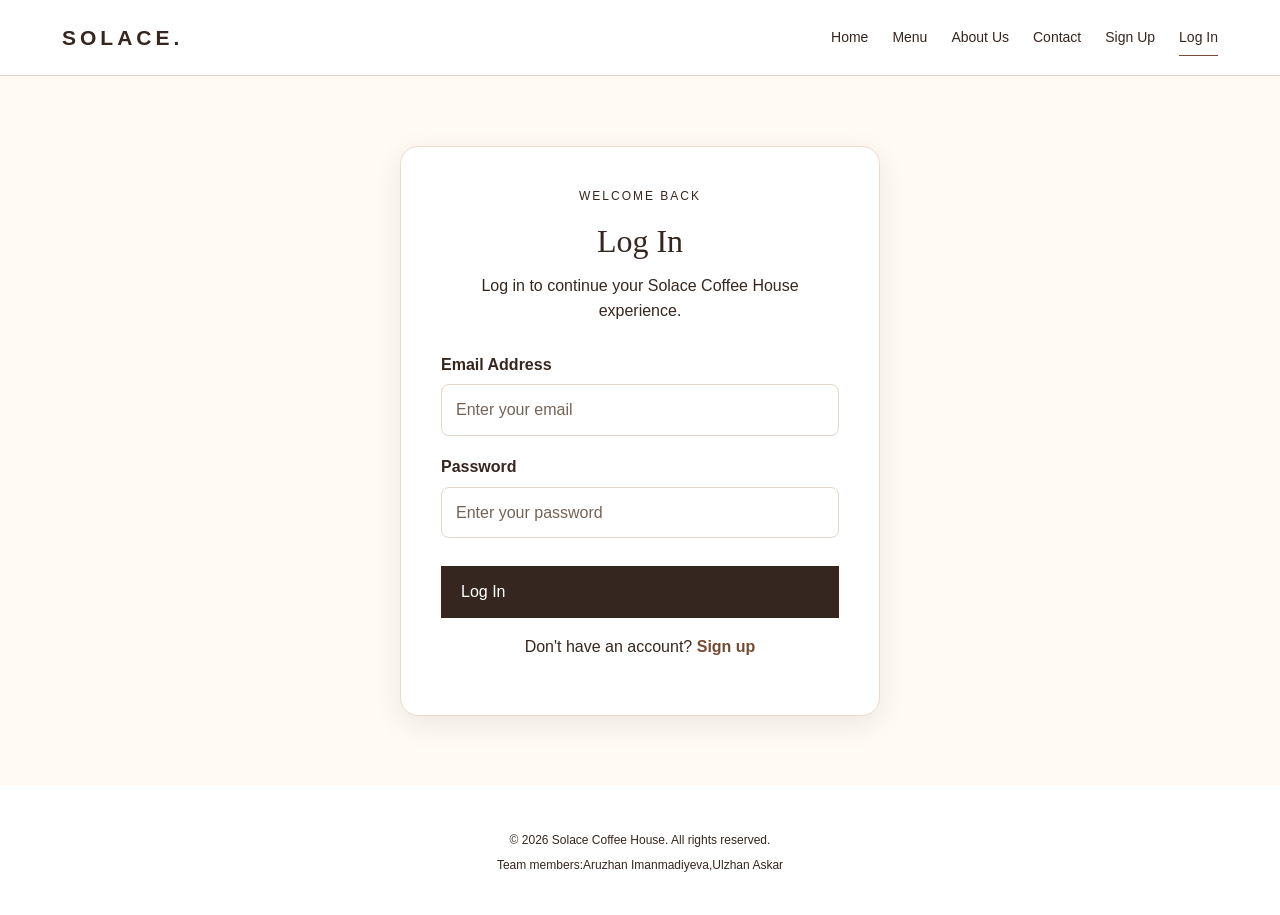
<file: login.html>
<!DOCTYPE html>
<html lang="en">
<head>
    <meta charset="UTF-8">
    <meta name="viewport" content="width=device-width, initial-scale=1.0">
    <title>Log In | Solace Coffee House</title>

    <link href="https://cdn.jsdelivr.net/npm/bootstrap@5.3.3/dist/css/bootstrap.min.css" rel="stylesheet">
    <link rel="stylesheet" href="css/style.css">
</head>

<body>

<nav class="navbar navbar-expand-lg main-navbar">
    <div class="container">
        <a class="navbar-brand logo" href="index.html">SOLACE<span>.</span></a>

        <button class="navbar-toggler" type="button"
                data-bs-toggle="collapse" data-bs-target="#navigation"
                aria-controls="navigation" aria-expanded="false"
                aria-label="Open navigation">
            <span class="navbar-toggler-icon"></span>
        </button>

        <div class="collapse navbar-collapse" id="navigation">
            <ul class="navbar-nav ms-auto align-items-lg-center">
                <li class="nav-item"><a class="nav-link" href="index.html">Home</a></li>
                <li class="nav-item"><a class="nav-link" href="menu.html">Menu</a></li>
                <li class="nav-item"><a class="nav-link" href="about.html">About Us</a></li>
                <li class="nav-item"><a class="nav-link" href="contact.html">Contact</a></li>
                <li class="nav-item"><a class="nav-link" href="signup.html">Sign Up</a></li>
                <li class="nav-item"><a class="nav-link active" href="login.html">Log In</a></li>
            </ul>
        </div>
    </div>
</nav>

<main class="signup-section">
    <div class="signup-container">

        <p class="section-label">WELCOME BACK</p>
        <h2>Log In</h2>
        <p class="signup-description">
            Log in to continue your Solace Coffee House experience.
        </p>

        <form id="loginForm" novalidate>

            <div class="signup-field">
                <label for="loginEmail">Email Address</label>
                <input type="text" id="loginEmail" placeholder="Enter your email">
                <small class="error-message" id="loginEmailError"></small>
            </div>

            <div class="signup-field">
                <label for="loginPassword">Password</label>
                <input type="password" id="loginPassword" placeholder="Enter your password">
                <small class="error-message" id="loginPasswordError"></small>
            </div>

            <button type="submit" class="btn-solace signup-button">
                Log In
            </button>

            <p class="form-message" id="loginMessage" aria-live="polite"></p>
        </form>

        <p class="text-center mt-3">
            Don't have an account?
            <a href="signup.html">Sign up</a>
        </p>

    </div>
</main>

<footer class="footer">
    <div class="container text-center">
        <p>© 2026 Solace Coffee House. All rights reserved.</p>
      <p>Team members:Aruzhan Imanmadiyeva,Ulzhan Askar</p>
    </div>
</footer>

<script src="https://cdn.jsdelivr.net/npm/bootstrap@5.3.3/dist/js/bootstrap.bundle.min.js"></script>
<script src="js/auth.js"></script>
<script src="js/final.js"></script>

</body>
</html>
</file>
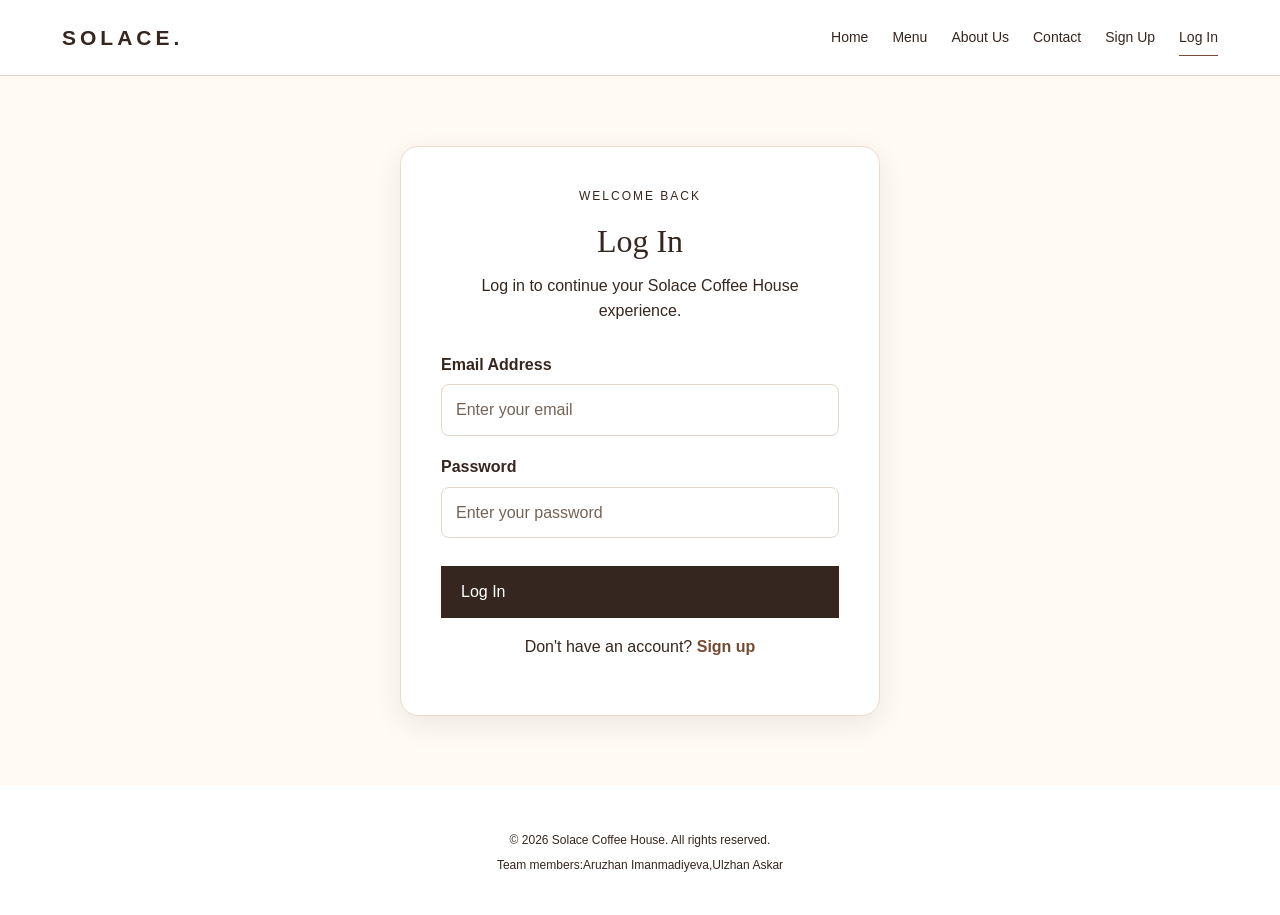
<file: profile.html>
<!DOCTYPE html>
<html lang="en">
<head>
    <meta charset="UTF-8">
    <meta name="viewport" content="width=device-width, initial-scale=1.0">
    <title>My Profile | Solace Coffee House</title>

    <link href="https://cdn.jsdelivr.net/npm/bootstrap@5.3.3/dist/css/bootstrap.min.css" rel="stylesheet">
    <link rel="stylesheet" href="css/style.css">
</head>

<body>

<nav class="navbar navbar-expand-lg main-navbar">
    <div class="container">
        <a class="navbar-brand logo" href="index.html">SOLACE<span>.</span></a>

        <button class="navbar-toggler" type="button"
                data-bs-toggle="collapse" data-bs-target="#navigation"
                aria-controls="navigation" aria-expanded="false"
                aria-label="Open navigation">
            <span class="navbar-toggler-icon"></span>
        </button>

        <div class="collapse navbar-collapse" id="navigation">
            <ul class="navbar-nav ms-auto align-items-lg-center">
                <li class="nav-item"><a class="nav-link" href="index.html">Home</a></li>
                <li class="nav-item"><a class="nav-link" href="menu.html">Menu</a></li>
                <li class="nav-item"><a class="nav-link" href="about.html">About Us</a></li>
                <li class="nav-item"><a class="nav-link" href="contact.html">Contact</a></li>
                <li class="nav-item"><a class="nav-link" href="profile.html">My Profile</a></li>
            </ul>
        </div>
    </div>
</nav>

<main class="signup-section">
    <div class="signup-container profile-card">

        <p class="section-label">YOUR SOLACE ACCOUNT</p>
        <h2>My Profile</h2>

        <div class="profile-avatar">☕</div>

        <h3 id="profileName">Loading...</h3>
        <p class="signup-description">Welcome to Sol-ace Coffee House!</p>

        <div class="profile-details">
            <p><strong>Full Name:</strong> <span id="displayName"></span></p>
            <p><strong>Email:</strong> <span id="displayEmail"></span></p>
        </div>

        <button id="logoutButton" class="btn-solace signup-button">
            Log Out
        </button>

    </div>
</main>

<footer class="footer">
    <div class="container text-center">
        <p>© 2026 Solace Coffee House. All rights reserved.</p>
        <p>Team members:Aruzhan Imanmadiyeva,Ulzhan Askar</p>
    </div>
</footer>

<script src="https://cdn.jsdelivr.net/npm/bootstrap@5.3.3/dist/js/bootstrap.bundle.min.js"></script>
<script src="js/auth.js"></script>
<script src="js/final.js"></script>

</body>
</html>
</file>
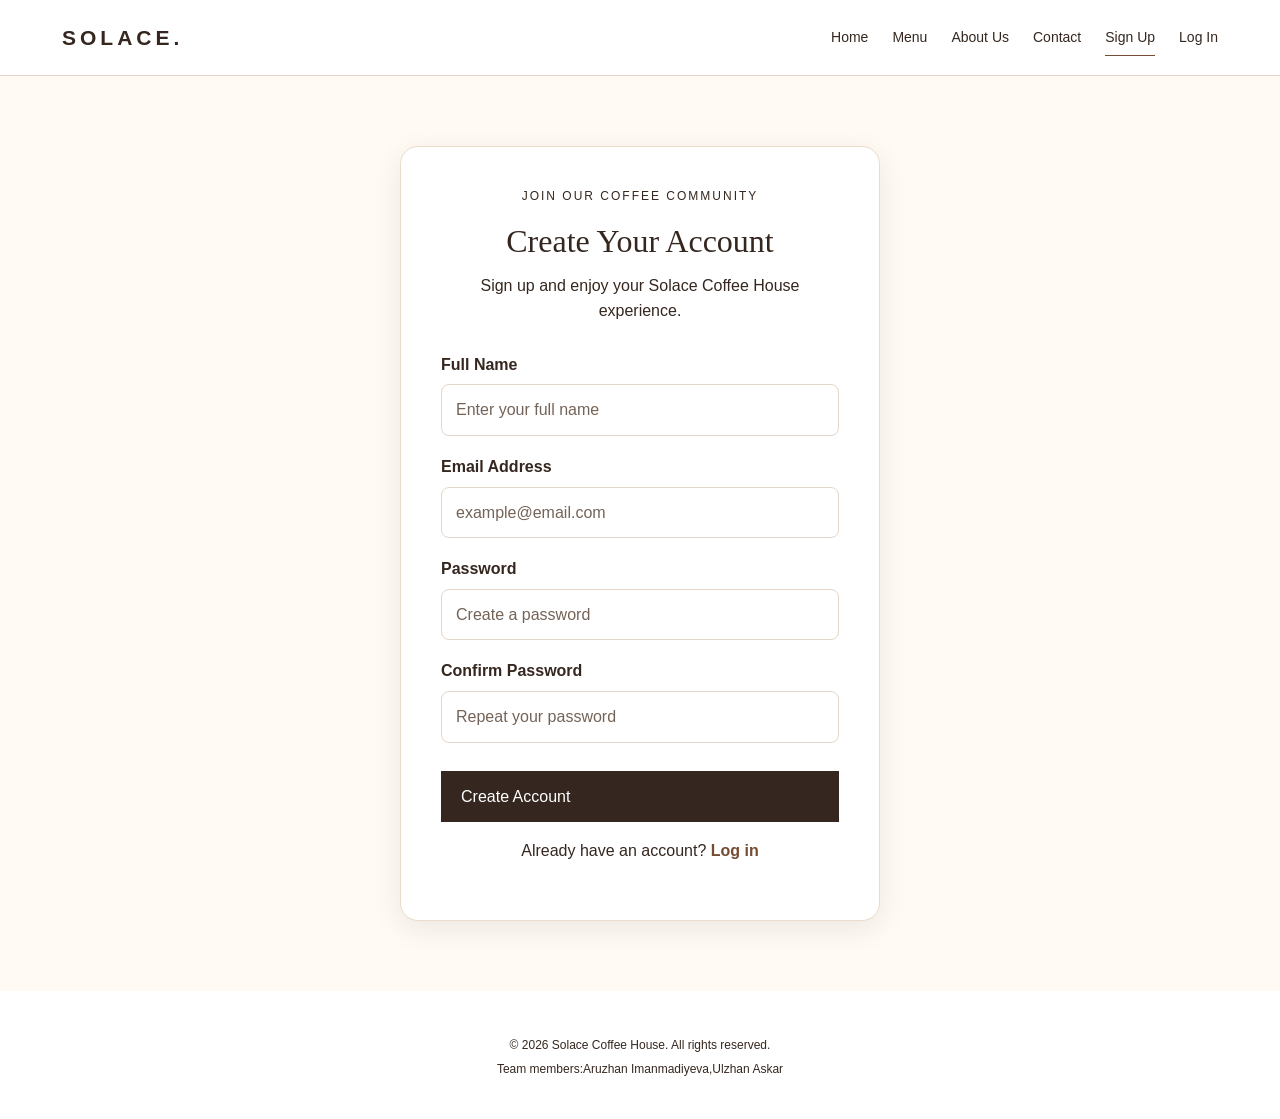
<file: signup.html>
<!DOCTYPE html>
<html lang="en">
<head>
    <meta charset="UTF-8">
    <meta name="viewport" content="width=device-width, initial-scale=1.0">
    <title>Sign Up | Solace Coffee House</title>

    <link href="https://cdn.jsdelivr.net/npm/bootstrap@5.3.3/dist/css/bootstrap.min.css" rel="stylesheet">
    <link rel="stylesheet" href="css/style.css">
</head>

<body>

<nav class="navbar navbar-expand-lg main-navbar">
    <div class="container">
        <a class="navbar-brand logo" href="index.html">SOLACE<span>.</span></a>

        <button class="navbar-toggler" type="button"
                data-bs-toggle="collapse" data-bs-target="#navigation"
                aria-controls="navigation" aria-expanded="false"
                aria-label="Open navigation">
            <span class="navbar-toggler-icon"></span>
        </button>

        <div class="collapse navbar-collapse" id="navigation">
            <ul class="navbar-nav ms-auto align-items-lg-center">
                <li class="nav-item"><a class="nav-link" href="index.html">Home</a></li>
                <li class="nav-item"><a class="nav-link" href="menu.html">Menu</a></li>
                <li class="nav-item"><a class="nav-link" href="about.html">About Us</a></li>
                <li class="nav-item"><a class="nav-link" href="contact.html">Contact</a></li>
                <li class="nav-item"><a class="nav-link active" href="signup.html">Sign Up</a></li>
                <li class="nav-item"><a class="nav-link" href="login.html">Log In</a></li>
            </ul>
        </div>
    </div>
</nav>

<main class="signup-section">
    <div class="signup-container">

        <p class="section-label">JOIN OUR COFFEE COMMUNITY</p>
        <h2>Create Your Account</h2>
        <p class="signup-description">
            Sign up and enjoy your Solace Coffee House experience.
        </p>

        <form id="signupForm" novalidate>

            <div class="signup-field">
                <label for="fullName">Full Name</label>
                <input type="text" id="fullName" placeholder="Enter your full name">
                <small class="error-message" id="nameError"></small>
            </div>

            <div class="signup-field">
                <label for="email">Email Address</label>
                <input type="text" id="email" placeholder="example@email.com">
                <small class="error-message" id="emailError"></small>
            </div>

            <div class="signup-field">
                <label for="password">Password</label>
                <input type="password" id="password" placeholder="Create a password">
                <small class="error-message" id="passwordError"></small>
            </div>

            <div class="signup-field">
                <label for="confirmPassword">Confirm Password</label>
                <input type="password" id="confirmPassword" placeholder="Repeat your password">
                <small class="error-message" id="confirmPasswordError"></small>
            </div>

            <button type="submit" class="btn-solace signup-button">
                Create Account
            </button>

            <p class="form-message" id="signupMessage" aria-live="polite"></p>
        </form>

        <p class="text-center mt-3">
            Already have an account?
            <a href="login.html">Log in</a>
        </p>

    </div>
</main>

<footer class="footer">
    <div class="container text-center">
        <p>© 2026 Solace Coffee House. All rights reserved.</p>
      <p>Team members:Aruzhan Imanmadiyeva,Ulzhan Askar</p>
    </div>
</footer>

<script src="https://cdn.jsdelivr.net/npm/bootstrap@5.3.3/dist/js/bootstrap.bundle.min.js"></script>
<script src="js/auth.js"></script>
<script src="js/final.js"></script>

</body>
</html>
</file>
<file: css/style.css>
/* =========================================================
   SOLACE COFFEE HOUSE
   Assignment #3
   Media Queries + Bootstrap Grid
   ========================================================= */


/* =========================================================
   VARIABLES
   ========================================================= */

:root {
    --cream: #f5f0e8;
    --cream-light: #faf8f4;
    --brown: #30251f;
    --brown-light: #65564b;
    --accent: #a8754e;
    --line: #d9d0c6;
    --white: #ffffff;
}


/* =========================================================
   GENERAL
   ========================================================= */

* {
    box-sizing: border-box;
}

html {
    scroll-behavior: smooth;
}

body {
    margin: 0;
    background: var(--cream-light);
    color: var(--brown);
    font-family: "DM Sans", Arial, sans-serif;
    line-height: 1.6;
}

h1,
h2,
h3 {
    margin-top: 0;
}

h1,
h2 {
    font-family: "Playfair Display", Georgia, serif;
}

a {
    text-decoration: none;
}

img {
    max-width: 100%;
}

.container {
    max-width: 1180px;
}


/* =========================================================
   BOOTSTRAP NAVBAR
   ========================================================= */

.main-navbar {
    min-height: 76px;
    background: var(--cream-light);
    border-bottom: 1px solid var(--line);
}

.logo {
    color: var(--brown) !important;
    font-size: 21px;
    font-weight: 600;
    letter-spacing: 4px;
}

.logo span,
.footer-logo span {
    color: var(--accent);
}

.nav-link {
    position: relative;
    color: var(--brown-light) !important;
    font-size: 14px;
    margin-left: 24px;
    padding: 8px 0 !important;
}

.nav-link::after {
    content: "";
    position: absolute;
    left: 0;
    bottom: 1px;
    width: 0;
    height: 1px;
    background: var(--accent);
    transition: width 0.25s ease;
}

.nav-link:hover::after,
.nav-link.active::after {
    width: 100%;
}

.nav-link:hover,
.nav-link.active {
    color: var(--brown) !important;
}

.nav-order {
    display: inline-block;
    padding: 8px 17px;
    border: 1px solid var(--brown);
    color: var(--brown);
    font-size: 13px;
    transition: 0.25s ease;
}

.nav-order:hover {
    background: var(--brown);
    color: white;
}


/* =========================================================
   BOOTSTRAP HAMBURGER
   ========================================================= */

.navbar-toggler {
    border: 1px solid var(--brown);
    border-radius: 0;
    padding: 6px 8px;
}

.navbar-toggler:hover {
    background: var(--cream);
}

.navbar-toggler:focus {
    box-shadow: 0 0 0 3px rgba(168, 117, 78, 0.25);
}

.navbar-toggler-icon {
    background-image: url(
        "data:image/svg+xml,%3csvg xmlns='http://www.w3.org/2000/svg' viewBox='0 0 30 30'%3e%3cpath stroke='%2330251f' stroke-linecap='round' stroke-width='1.7' d='M4 7h22M4 15h22M4 23h22'/%3e%3c/svg%3e"
    );
}


/* =========================================================
   ACCESSIBILITY
   ========================================================= */

a:focus-visible,
button:focus-visible,
input:focus-visible,
select:focus-visible,
textarea:focus-visible {
    outline: 3px solid var(--accent);
    outline-offset: 3px;
}


/* =========================================================
   HERO — HOME PAGE
   ========================================================= */

.hero {
    background: var(--cream);
    padding: 90px 0 100px;
    overflow: hidden;
}

.hero-row {
    min-height: 550px;
}

.hero-copy {
    padding-right: 30px;
}

.small-label {
    color: var(--accent);
    font-size: 11px;
    font-weight: 600;
    letter-spacing: 2.5px;
    margin-bottom: 18px;
}

.hero h1 {
    max-width: 600px;
    font-size: clamp(3.3rem, 6vw, 5.5rem);
    font-weight: 500;
    line-height: 0.98;
    letter-spacing: -2px;
    margin-bottom: 28px;
}

.hero h1 em,
.story-heading h2 em,
.gallery-header h2 em,
.css-card-section h2 em {
    color: var(--accent);
    font-weight: 500;
}

.hero-text {
    max-width: 475px;
    color: var(--brown-light);
    font-size: 16px;
    line-height: 1.8;
    margin-bottom: 30px;
}

.hero-buttons {
    display: flex;
    align-items: center;
    gap: 25px;
}

.btn-solace {
    display: inline-flex;
    align-items: center;
    gap: 25px;
    background: var(--brown);
    color: white;
    padding: 13px 20px;
    font-size: 13px;
    transition: 0.25s ease;
}

.btn-solace span {
    font-size: 18px;
}

.btn-solace:hover {
    background: var(--accent);
    color: white;
}

.simple-link {
    color: var(--brown);
    border-bottom: 1px solid var(--brown);
    font-size: 13px;
    padding-bottom: 3px;
}

.simple-link:hover {
    color: var(--accent);
    border-color: var(--accent);
}


/* Hero image */

.hero-visual {
    position: relative;
    max-width: 500px;
    margin-left: auto;
    padding: 15px 15px 45px 35px;
}

.image-frame {
    position: relative;
    overflow: hidden;
    height: 510px;
    border: 1px solid var(--brown);
    background: #ddd;
}

.image-frame::after {
    content: "";
    position: absolute;
    inset: 12px;
    border: 1px solid rgba(255,255,255,0.4);
    pointer-events: none;
}

.image-frame img {
    width: 100%;
    height: 100%;
    display: block;
    object-fit: cover;
}

.image-number {
    position: absolute;
    top: 0;
    left: 0;
    z-index: 3;
    color: var(--brown);
    font-size: 12px;
    letter-spacing: 1px;
}

.image-note {
    position: absolute;
    right: 0;
    bottom: 12px;
    display: flex;
    align-items: center;
    gap: 10px;
    color: var(--brown-light);
    font-size: 9px;
    letter-spacing: 1.8px;
    transform: rotate(-90deg) translateX(100%);
    transform-origin: right bottom;
}

.image-note span {
    width: 25px;
    height: 1px;
    background: var(--accent);
}


/* =========================================================
   INTRO STRIP
   ========================================================= */

.intro-strip {
    background: var(--brown);
    color: white;
}

.mini-feature {
    min-height: 125px;
    display: flex;
    align-items: center;
    gap: 22px;
    padding: 25px 28px;
    border-right: 1px solid rgba(255,255,255,0.15);
}

.mini-feature:last-child {
    border-right: none;
}

.feature-number {
    align-self: flex-start;
    color: #bd9676;
    font-size: 11px;
    letter-spacing: 1px;
}

.mini-feature h3 {
    font-size: 15px;
    font-weight: 500;
    margin-bottom: 4px;
}

.mini-feature p {
    color: #bcb0a6;
    font-size: 12px;
    margin: 0;
}


/* =========================================================
   STORY
   ========================================================= */

.story-section {
    padding: 115px 0;
    background: var(--cream-light);
}

.story-heading h2 {
    max-width: 420px;
    font-size: clamp(2.7rem, 5vw, 4.3rem);
    line-height: 1.05;
    font-weight: 500;
}

.story-content {
    max-width: 600px;
    padding-left: 30px;
    border-left: 1px solid var(--line);
}

.story-content p {
    color: var(--brown-light);
    font-size: 15px;
    margin-bottom: 20px;
}

.story-content .large-text {
    color: var(--brown);
    font-size: 20px;
    line-height: 1.6;
}

.arrow-link {
    display: inline-flex;
    gap: 15px;
    margin-top: 15px;
    color: var(--brown);
    border-bottom: 1px solid var(--brown);
    padding-bottom: 4px;
    font-size: 13px;
}

.arrow-link span {
    color: var(--accent);
    font-size: 17px;
}

.arrow-link:hover {
    color: var(--accent);
    border-color: var(--accent);
}


/* =========================================================
   TASK 2 — CSS MEDIA QUERY CARDS
   ========================================================= */

.css-card-section {
    padding: 90px 20px;
    background: var(--cream);
    text-align: center;
}

.css-card-section h2 {
    font-family: "Playfair Display", Georgia, serif;
    font-size: clamp(2.5rem, 5vw, 4rem);
    font-weight: 500;
    line-height: 1;
    margin-bottom: 45px;
}

.css-card-group {
    display: grid;
    grid-template-columns: repeat(3, 1fr);
    gap: 25px;
    max-width: 1100px;
    margin: 0 auto;
}

.css-card {
    padding: 32px;
    min-height: 230px;
    background: #f4eee6;
    border: 1px solid var(--line);
    border-radius: 16px;
    text-align: left;
    transition:
        transform 0.3s ease,
        box-shadow 0.3s ease,
        background-color 0.3s ease;
}

.css-card:hover {
    transform: translateY(-8px);
    background: #fff;
    box-shadow: 0 12px 30px rgba(48, 37, 31, 0.12);
}

.card-number {
    color: var(--accent);
    font-size: 11px;
    font-weight: 600;
    letter-spacing: 2px;
}

.css-card h3 {
    margin-top: 35px;
    margin-bottom: 12px;
    font-family: "Playfair Display", Georgia, serif;
    font-size: 25px;
    font-weight: 500;
}

.css-card p {
    color: var(--brown-light);
    font-size: 13px;
    line-height: 1.7;
    margin: 0;
}


/* =========================================================
   GALLERY — HOME PAGE
   ========================================================= */

.gallery-section {
    background: #e9e0d5;
}

.gallery-header {
    display: flex;
    align-items: flex-end;
    justify-content: space-between;
}

.gallery-header h2 {
    font-size: clamp(2.4rem, 4vw, 3.7rem);
    line-height: 1;
    font-weight: 500;
    margin: 0;
}

.gallery-counter {
    color: var(--brown-light);
    font-size: 12px;
    letter-spacing: 1px;
}

.gallery-slide {
    position: relative;
    padding-bottom: 60px;
}

.gallery-image {
    width: 100%;
    height: 550px;
    display: block;
    object-fit: cover;
}

.crop-1 {
    object-position: center;
}

.crop-2 {
    object-position: 15% center;
    transform: scale(1.03);
}

.crop-3 {
    object-position: 85% center;
    transform: scale(1.03);
}

.crop-4 {
    object-position: center 15%;
    transform: scale(1.05);
}

.crop-5 {
    object-position: center 85%;
    transform: scale(1.05);
}

.crop-6 {
    object-position: 25% 35%;
    transform: scale(1.06);
}

.crop-7 {
    object-position: 75% 35%;
    transform: scale(1.06);
}

.crop-8 {
    object-position: 35% 70%;
    transform: scale(1.04);
}

.crop-9 {
    object-position: 65% 70%;
    transform: scale(1.04);
}

.slide-label {
    position: absolute;
    left: 30px;
    bottom: 0;
    display: flex;
    align-items: center;
    gap: 18px;
    color: var(--brown-light);
    font-size: 12px;
}

.slide-label strong {
    color: var(--accent);
    font-size: 13px;
}


/* =========================================================
   CTA
   ========================================================= */

.final-cta {
    padding: 100px 0;
    background: var(--cream-light);
}

.cta-box {
    position: relative;
    min-height: 330px;
    display: flex;
    align-items: center;
    padding: 55px;
    background: var(--brown);
    color: white;
    overflow: hidden;
}

.cta-box::before {
    content: "SOLACE";
    position: absolute;
    right: -30px;
    bottom: -65px;
    color: rgba(255,255,255,0.035);
    font-family: "Playfair Display", Georgia, serif;
    font-size: 190px;
    line-height: 1;
}

.cta-number {
    position: absolute;
    top: 30px;
    left: 35px;
    color: #a99484;
    font-size: 11px;
    letter-spacing: 2px;
}

.cta-main {
    position: relative;
    z-index: 2;
}

.cta-main .small-label {
    color: #bd9676;
}

.cta-main h2 {
    max-width: 600px;
    font-size: clamp(2.5rem, 5vw, 4rem);
    line-height: 1.05;
    font-weight: 500;
    margin: 0;
}

.cta-circle {
    position: absolute;
    z-index: 3;
    right: 55px;
    bottom: 50px;
    width: 105px;
    height: 105px;
    display: flex;
    flex-direction: column;
    justify-content: center;
    align-items: center;
    border: 1px solid #b99578;
    border-radius: 50%;
    color: white;
    font-size: 11px;
    text-align: center;
    transition: 0.3s ease;
}

.cta-circle strong {
    color: #c69e7e;
    font-size: 19px;
    margin-top: 4px;
}

.cta-circle:hover {
    background: #b17e58;
    border-color: #b17e58;
    color: white;
}


/* =========================================================
   FOOTER
   ========================================================= */

.footer {
    padding: 40px 0;
    background: #241c18;
    color: #a99b91;
}

.footer-logo {
    color: white;
    font-size: 19px;
    font-weight: 600;
    letter-spacing: 4px;
}

.footer p {
    margin: 5px 0 0;
    font-size: 12px;
}

.footer-right {
    text-align: right;
}


/* =========================================================
   ABOUT PAGE
   ========================================================= */

.about-hero {
    padding: 90px 0 85px;
    background: var(--cream);
    border-bottom: 1px solid var(--line);
}

.about-kicker {
    color: var(--accent);
    font-size: 10px;
    font-weight: 600;
    letter-spacing: 2.5px;
    margin-bottom: 18px;
}

.about-hero h1 {
    margin: 0;
    font-family: "Playfair Display", Georgia, serif;
    font-size: clamp(3.2rem, 6vw, 5.5rem);
    font-weight: 500;
    line-height: 1;
    letter-spacing: -2px;
}

.about-hero h1 em {
    color: var(--accent);
    font-weight: 500;
}

.about-hero-note {
    border-left: 1px solid var(--brown);
    padding-left: 25px;
    max-width: 320px;
}

.about-hero-note span {
    display: block;
    color: var(--accent);
    font-size: 11px;
    letter-spacing: 2px;
    margin-bottom: 15px;
}

.about-hero-note p {
    color: var(--brown-light);
    font-size: 14px;
    line-height: 1.8;
    margin: 0;
}


/* About story */

.about-story {
    padding: 110px 0;
    background: var(--cream-light);
}

.about-photo {
    position: relative;
    padding: 15px 25px 25px 0;
}

.about-photo::before {
    content: "";
    position: absolute;
    right: 0;
    top: 0;
    width: 90%;
    height: 95%;
    border: 1px solid var(--line);
}

.about-photo img {
    position: relative;
    z-index: 1;
    display: block;
    width: 94%;
    height: 500px;
    object-fit: cover;
}

.about-photo-tag {
    position: absolute;
    right: 0;
    bottom: 0;
    z-index: 2;
    background: var(--brown);
    color: white;
    padding: 11px 16px;
    font-size: 9px;
    letter-spacing: 1.5px;
}

.about-story-copy {
    padding-left: 25px;
    max-width: 540px;
}

.about-story-copy h2 {
    font-family: "Playfair Display", Georgia, serif;
    font-size: clamp(2.6rem, 4vw, 4rem);
    font-weight: 500;
    line-height: 1.06;
    margin-bottom: 30px;
}

.about-story-copy p {
    color: var(--brown-light);
    font-size: 14px;
    line-height: 1.8;
}

.about-story-copy .lead-copy {
    color: var(--brown);
    font-size: 19px;
    line-height: 1.6;
    margin-bottom: 22px;
}


/* About values */

.about-values-new {
    background: var(--brown);
    color: white;
    padding: 100px 0;
}

.about-values-new .about-kicker {
    color: #bd9676;
}

.values-intro h2 {
    font-family: "Playfair Display", Georgia, serif;
    font-size: clamp(2.8rem, 5vw, 4.3rem);
    line-height: 1;
    font-weight: 500;
    margin: 0;
}

.values-intro h2 em {
    color: #bd9676;
    font-weight: 500;
}

.values-intro > div:last-child p {
    color: #b9ada3;
    font-size: 14px;
    line-height: 1.8;
    max-width: 360px;
    margin: 0;
}

.values-row {
    margin-top: 65px;
    border-top: 1px solid rgba(255,255,255,0.18);
}

.value-new {
    min-height: 240px;
    padding: 28px 28px 25px;
    border-right: 1px solid rgba(255,255,255,0.18);
}

.value-new.last {
    border-right: none;
}

.value-new > span {
    color: #bd9676;
    font-size: 11px;
    letter-spacing: 2px;
}

.value-new h3 {
    font-family: "Playfair Display", Georgia, serif;
    font-size: 29px;
    font-weight: 500;
    margin: 45px 0 12px;
}

.value-new p {
    max-width: 250px;
    color: #b9ada3;
    font-size: 13px;
    line-height: 1.7;
}


/* People */

.people-section {
    padding: 110px 0 90px;
    background: var(--cream-light);
}

.people-heading {
    display: flex;
    justify-content: space-between;
    align-items: flex-end;
    gap: 40px;
    margin-bottom: 55px;
}

.people-heading h2,
.service-heading h2 {
    font-family: "Playfair Display", Georgia, serif;
    font-size: clamp(2.8rem, 5vw, 4.4rem);
    line-height: 1;
    font-weight: 500;
    margin: 0;
}

.people-heading h2 em,
.service-heading h2 em {
    color: var(--accent);
    font-weight: 500;
}

.people-description {
    max-width: 340px;
    color: var(--brown-light);
    font-size: 13px;
    line-height: 1.8;
    margin: 0;
}

.person {
    transition: transform 0.3s ease;
}

.person:hover {
    transform: translateY(-5px);
}

.person-image {
    position: relative;
    height: 390px;
    overflow: hidden;
    background: #ddd;
}

.person-image img {
    width: 100%;
    height: 100%;
    display: block;
    object-fit: cover;
    transition: transform 0.5s ease;
}

.person:hover .person-image img {
    transform: scale(1.04);
}

.person-image span {
    position: absolute;
    left: 14px;
    top: 14px;
    padding: 5px 8px;
    background: var(--cream-light);
    color: var(--brown);
    font-size: 10px;
    letter-spacing: 1px;
}

.person-info {
    display: flex;
    align-items: center;
    justify-content: space-between;
    padding: 16px 0;
    border-bottom: 1px solid var(--line);
}

.person-info h3 {
    font-family: "Playfair Display", Georgia, serif;
    font-size: 21px;
    font-weight: 500;
    margin: 0;
}

.person-info p {
    color: var(--accent);
    font-size: 10px;
    letter-spacing: 1px;
    text-transform: uppercase;
    margin: 0;
}


/* Service team */

.service-people {
    padding: 100px 0 110px;
    background: #e9e0d5;
}

.service-heading {
    max-width: 650px;
    margin-bottom: 55px;
}

.service-heading > p:last-child {
    max-width: 470px;
    color: var(--brown-light);
    font-size: 14px;
    line-height: 1.8;
    margin-top: 25px;
}


/* Project team */

.project-team {
    padding: 100px 0;
    background: var(--cream);
}

.project-team-inner {
    display: grid;
    grid-template-columns: 0.8fr 1.2fr;
    gap: 80px;
    align-items: start;
}

.project-team h2 {
    font-family: "Playfair Display", Georgia, serif;
    font-size: clamp(2.6rem, 5vw, 4rem);
    font-weight: 500;
    line-height: 1;
}

.project-team h2 em {
    color: var(--accent);
    font-weight: 500;
}

.creator-list {
    border-top: 1px solid var(--line);
}

.creator {
    display: grid;
    grid-template-columns: 45px 1fr;
    gap: 20px;
    padding: 25px 0;
    border-bottom: 1px solid var(--line);
}

.creator > span {
    color: var(--accent);
    font-size: 11px;
    letter-spacing: 1px;
}

.creator h3 {
    font-family: "Playfair Display", Georgia, serif;
    font-size: 22px;
    font-weight: 500;
    margin-bottom: 7px;
}

.creator p {
    max-width: 500px;
    color: var(--brown-light);
    font-size: 13px;
    line-height: 1.7;
    margin: 0;
}


/* Quote */

.about-quote {
    padding: 110px 0;
    background: var(--brown);
    color: white;
}

.quote-inner {
    max-width: 850px;
    margin: auto;
    text-align: center;
}

.quote-mark {
    display: block;
    color: #bd9676;
    font-family: "Playfair Display", Georgia, serif;
    font-size: 70px;
    line-height: 0.6;
    margin-bottom: 30px;
}

.quote-inner blockquote {
    font-family: "Playfair Display", Georgia, serif;
    font-size: clamp(2.3rem, 5vw, 4.2rem);
    line-height: 1.1;
    font-weight: 500;
    margin: 0;
}

.quote-line {
    width: 50px;
    height: 1px;
    background: #bd9676;
    margin: 35px auto 15px;
}

.quote-inner p {
    color: #a99b91;
    font-size: 10px;
    letter-spacing: 2px;
    margin: 0;
}


/* About final */

.about-final {
    padding: 90px 0;
    background: var(--cream-light);
}

.about-final-inner {
    display: flex;
    align-items: center;
    justify-content: space-between;
    gap: 40px;
}

.about-final h2 {
    font-family: "Playfair Display", Georgia, serif;
    font-size: clamp(2.8rem, 5vw, 4.4rem);
    line-height: 1;
    font-weight: 500;
    margin: 0;
}

.about-final h2 em {
    color: var(--accent);
    font-weight: 500;
}


/* =========================================================
   TASK 1 — RESPONSIVE TYPOGRAPHY
   ========================================================= */

.menu-hero h1,
.contact-hero h1 {
    font-family: "Playfair Display", Georgia, serif;
    font-size: 4.8rem;
    line-height: 1;
    font-weight: 500;
    letter-spacing: -2px;
}

.menu-hero h1 em,
.contact-hero h1 em {
    color: var(--accent);
    font-style: normal;
}

.menu-hero,
.contact-hero {
    background: var(--cream);
    border-bottom: 1px solid var(--line);
}

.hero-content {
    max-width: 700px;
}

.small-title {
    color: var(--accent);
    font-size: 11px;
    font-weight: 600;
    letter-spacing: 2.5px;
    margin-bottom: 15px;
}

.hero-content > p:last-child {
    max-width: 560px;
    color: var(--brown-light);
    font-size: 16px;
}


/* =========================================================
   MENU PAGE
   ========================================================= */

.menu-hero-note,
.contact-hero-note {
    border-left: 1px solid var(--brown);
    padding-left: 25px;
}

.menu-hero-note span,
.contact-hero-note span {
    color: var(--accent);
    font-size: 11px;
    letter-spacing: 2px;
}

.menu-hero-note p,
.contact-hero-note p {
    color: var(--brown-light);
    font-size: 14px;
    line-height: 1.8;
    margin: 12px 0 0;
}


/* =========================================================
   TASK 3 — BOOTSTRAP GRID
   TASK 8 — BOOTSTRAP CARDS
   ========================================================= */

.menu-section {
    background: var(--cream-light);
}

.section-heading {
    max-width: 650px;
}

.section-heading h2 {
    font-family: "Playfair Display", Georgia, serif;
    font-size: clamp(2.8rem, 5vw, 4rem);
    font-weight: 500;
    line-height: 1;
    margin-bottom: 15px;
}

.section-heading > p:last-child {
    color: var(--brown-light);
    font-size: 14px;
}


/* Bootstrap cards */

.menu-card,
.dessert-card {
    border: 1px solid var(--line);
    border-radius: 12px;
    background: #f4eee6;
    overflow: hidden;
    transition:
        transform 0.3s ease,
        box-shadow 0.3s ease;
}

.menu-card:hover,
.dessert-card:hover {
    transform: translateY(-6px);
    box-shadow: 0 12px 30px rgba(48, 37, 31, 0.12);
}

.menu-card-image,
.menu-card > img,
.dessert-card > img {
    height: 250px;
    object-fit: cover;
}

.menu-card-content {
    padding: 25px;
}

.menu-card .card-title,
.dessert-card .card-title {
    font-family: "Playfair Display", Georgia, serif;
    color: var(--brown);
    font-size: 25px;
    font-weight: 500;
}

.menu-card .card-text,
.dessert-card .card-text {
    color: var(--brown-light);
    font-size: 13px;
    line-height: 1.7;
}

.sizes {
    display: flex;
    justify-content: space-between;
    padding: 9px 0;
    border-bottom: 1px solid var(--line);
    color: var(--brown-light);
    font-size: 13px;
}

.sizes strong {
    color: var(--brown);
}


/* =========================================================
   TASK 6 — BOOTSTRAP BUTTONS
   ========================================================= */

.solace-btn {
    background: var(--brown);
    border-color: var(--brown);
    color: white;
    border-radius: 0;
    padding: 10px 18px;
    font-size: 13px;
}

.solace-btn:hover,
.solace-btn:focus {
    background: var(--accent);
    border-color: var(--accent);
    color: white;
}

.btn-primary {
    --bs-btn-bg: var(--brown);
    --bs-btn-border-color: var(--brown);
    --bs-btn-hover-bg: var(--accent);
    --bs-btn-hover-border-color: var(--accent);
    --bs-btn-active-bg: var(--accent);
    --bs-btn-active-border-color: var(--accent);
}

.btn-outline-secondary {
    --bs-btn-color: var(--brown);
    --bs-btn-border-color: var(--brown);
    --bs-btn-hover-bg: var(--brown);
    --bs-btn-hover-border-color: var(--brown);
}

.btn-secondary {
    --bs-btn-bg: var(--brown-light);
    --bs-btn-border-color: var(--brown-light);
    --bs-btn-hover-bg: var(--brown);
    --bs-btn-hover-border-color: var(--brown);
}

.menu-actions {
    background: var(--cream);
}

.menu-actions h2 {
    font-family: "Playfair Display", Georgia, serif;
    font-size: clamp(2.5rem, 5vw, 4rem);
    font-weight: 500;
}


/* =========================================================
   TASK 7 — BOOTSTRAP CAROUSEL
   ========================================================= */

.gallery-section .carousel {
    overflow: hidden;
    border: 1px solid var(--brown);
}

.gallery-section .gallery-image {
    height: 560px;
    object-fit: cover;
}

.gallery-section .carousel-indicators {
    margin-bottom: 15px;
}

.gallery-section .carousel-indicators button {
    width: 25px;
    height: 3px;
    margin: 0 4px;
}

.gallery-section .carousel-control-prev,
.gallery-section .carousel-control-next {
    width: 10%;
}


/* =========================================================
   CONTACT PAGE
   ========================================================= */

.contact-section {
    background: var(--cream-light);
}

.contact-info h2,
.contact-form-card h2 {
    font-family: "Playfair Display", Georgia, serif;
    font-size: clamp(2.5rem, 5vw, 4rem);
    font-weight: 500;
    line-height: 1.05;
}

.contact-info h2 em {
    color: var(--accent);
    font-style: normal;
}

.contact-description {
    max-width: 500px;
    color: var(--brown-light);
    font-size: 15px;
    line-height: 1.8;
}

.info-item {
    border-top: 1px solid var(--line);
    padding-top: 18px;
}

.info-item h3 {
    font-family: "Playfair Display", Georgia, serif;
    font-size: 21px;
    font-weight: 500;
    margin-bottom: 7px;
}

.info-item p {
    color: var(--brown-light);
    font-size: 14px;
    margin-bottom: 5px;
}


/* =========================================================
   TASK 9 — BOOTSTRAP FORM
   ========================================================= */

.contact-form-card {
    background: #f4eee6;
    border: 1px solid var(--line);
    border-radius: 12px;
}

.contact-form-card h2 {
    font-size: clamp(2rem, 4vw, 3rem);
}

.contact-form-card > p {
    color: var(--brown-light);
    font-size: 14px;
}

.form-label {
    color: var(--brown);
    font-size: 13px;
    font-weight: 500;
}

.form-control,
.form-select,
.input-group-text {
    border-color: var(--line);
    border-radius: 0;
    background: var(--cream-light);
    color: var(--brown);
}

.form-control,
.form-select {
    padding: 11px 13px;
}

.form-control:focus,
.form-select:focus {
    border-color: var(--accent);
    box-shadow: 0 0 0 0.2rem rgba(168, 117, 78, 0.15);
}

.input-group-text {
    color: var(--accent);
}

.form-check-input {
    border-color: var(--brown-light);
}

.form-check-input:checked {
    background-color: var(--brown);
    border-color: var(--brown);
}

.form-check-label {
    color: var(--brown-light);
    font-size: 13px;
}

fieldset {
    border: 0;
    padding: 0;
}

fieldset legend {
    color: var(--brown);
    font-weight: 500;
}

.form-control-color {
    width: 60px;
    height: 42px;
    padding: 4px;
}


/* =========================================================
   TABLET — max 991px
   ========================================================= */

@media (max-width: 991px) {

    /* Bootstrap navbar */
    .nav-link {
        margin-left: 0;
        padding: 10px 0 !important;
    }

    .nav-order {
        margin-bottom: 12px;
    }


    /* Home */
    .hero {
        padding: 65px 0 80px;
    }

    .hero-copy {
        padding-right: 0;
    }

    .hero-visual {
        margin: 0 auto;
    }

    .story-section {
        padding: 80px 0;
    }

    .story-content {
        padding-left: 0;
        border-left: none;
    }


    /* CSS cards — tablet = 2 */
    .css-card-group {
        grid-template-columns: repeat(2, 1fr);
    }


    /* About */
    .people-heading {
        display: block;
    }

    .people-description {
        margin-top: 25px;
    }

    .project-team-inner {
        grid-template-columns: 1fr;
        gap: 50px;
    }


    /* Assignment 3 typography */
    .menu-hero h1,
    .contact-hero h1 {
        font-size: 4rem;
    }


    /* Carousel */
    .gallery-section .gallery-image {
        height: 450px;
    }

}


/* =========================================================
   MOBILE — max 767px
   ========================================================= */

@media (max-width: 767px) {

    /* Navbar */
    .main-navbar {
        min-height: 68px;
    }


    /* Home */
    .hero {
        padding: 55px 0 70px;
    }

    .hero-row {
        min-height: 0;
    }

    .hero h1 {
        font-size: 3.2rem;
        letter-spacing: -1px;
    }

    .hero-text {
        font-size: 14px;
    }

    .hero-visual {
        padding: 15px 10px 45px 20px;
    }

    .image-frame {
        height: 380px;
    }

    .mini-feature {
        border-right: none;
        border-bottom: 1px solid rgba(255,255,255,0.15);
    }

    .mini-feature:last-child {
        border-bottom: none;
    }

    .story-section {
        padding: 70px 0;
    }

    .css-card-section {
        padding: 70px 20px;
    }


    /* Gallery */
    .gallery-header {
        display: block;
    }

    .gallery-counter {
        margin-top: 18px;
    }

    .gallery-image {
        height: 350px;
    }


    /* CTA */
    .cta-box {
        min-height: 420px;
        padding: 45px 30px;
        align-items: flex-start;
    }

    .cta-circle {
        left: 30px;
        right: auto;
        bottom: 35px;
    }

    .footer-right {
        text-align: left;
    }


    /* About */
    .about-hero {
        padding: 60px 0 65px;
    }

    .about-hero h1 {
        font-size: 3rem;
        letter-spacing: -1px;
    }

    .about-story {
        padding: 70px 0;
    }

    .about-photo img {
        height: 350px;
    }

    .about-story-copy h2 {
        font-size: 2.7rem;
    }

    .about-values-new {
        padding: 70px 0;
    }

    .value-new {
        border-right: none;
        border-bottom: 1px solid rgba(255,255,255,0.18);
        min-height: auto;
        padding: 25px 10px 30px;
    }

    .value-new.last {
        border-bottom: none;
    }

    .value-new h3 {
        margin-top: 25px;
    }

    .people-section,
    .service-people {
        padding: 75px 0;
    }

    .person-image {
        height: 430px;
    }

    .project-team {
        padding: 75px 0;
    }

    .about-quote {
        padding: 80px 0;
    }

    .about-final {
        padding: 70px 0;
    }

    .about-final-inner {
        display: block;
    }

    .about-final .btn-solace {
        margin-top: 30px;
    }


    /* Assignment 3 */
    .menu-hero h1,
    .contact-hero h1 {
        font-size: 3.3rem;
        letter-spacing: -1px;
    }

    .hero-content > p:last-child {
        font-size: 14px;
    }

    .menu-hero-note,
    .contact-hero-note {
        margin-top: 15px;
    }

    .menu-card-image,
    .menu-card > img,
    .dessert-card > img {
        height: 230px;
    }

    .gallery-section .gallery-image {
        height: 350px;
    }

    .contact-form-card {
        margin-top: 15px;
    }

}


/* =========================================================
   SMALL MOBILE — max 575px
   ========================================================= */

@media (max-width: 575px) {

    /* Task 2:
       desktop = 3
       tablet = 2
       mobile = 1
    */
    .css-card-group {
        grid-template-columns: 1fr;
    }

    .css-card {
        min-height: auto;
    }


    /* Responsive typography */
    .menu-hero h1,
    .contact-hero h1 {
        font-size: 2.8rem;
    }

    .section-heading h2 {
        font-size: 2.8rem;
    }

    .menu-actions h2 {
        font-size: 2.6rem;
    }

    .contact-info h2,
    .contact-form-card h2 {
        font-size: 2.5rem;
    }

    .gallery-section .gallery-image {
        height: 280px;
    }

    .btn-group {
        display: flex;
        flex-direction: column;
    }

    .btn-group .btn {
        border-radius: 0;
    }

}


/* =========================================================
   EXTRA SMALL — max 480px
   ========================================================= */

@media (max-width: 480px) {

    .hero h1 {
        font-size: 2.65rem;
    }

    .hero-buttons {
        flex-wrap: wrap;
        gap: 18px;
    }

    .image-frame {
        height: 300px;
    }

    .gallery-image {
        height: 270px;
    }

    .slide-label {
        left: 0;
    }

    .cta-main h2 {
        font-size: 2.4rem;
    }

    .about-hero h1 {
        font-size: 2.5rem;
    }

    .person-image {
        height: 360px;
    }

    .person-info {
        display: block;
    }

    .person-info p {
        margin-top: 5px;
    }

    .menu-hero h1,
    .contact-hero h1 {
        font-size: 2.5rem;
    }

    .gallery-section .gallery-image {
        height: 240px;
    }

}
/* ========================================
   TASK 1: FORM VALIDATION
======================================== */
.signup-section {
    padding: 70px 20px;
    background-color: #eee3d5;
}

.signup-container {
    max-width: 550px;
    margin: 0 auto;
    padding: 35px;
    background-color: #fffaf3;
    border: 1px solid #eadcc9;
    border-radius: 15px;
    box-shadow: 0 8px 25px rgba(59, 41, 32, 0.10);
}

.signup-container h2 {
    margin-bottom: 12px;
    text-align: center;
}

.signup-container .section-label,
.signup-description {
    text-align: center;
}

.signup-description {
    margin-bottom: 25px;
    color: #786459;
}

.signup-field {
    margin-bottom: 20px;
}

.signup-field label {
    display: block;
    margin-bottom: 7px;
    font-weight: bold;
}

.signup-field input {
    box-sizing: border-box;
    width: 100%;
    padding: 12px;
    font-family: inherit;
    font-size: 1rem;
    color: #3b2920;
    background-color: white;
    border: 1px solid #cbb8a5;
    border-radius: 6px;
}

.signup-field input:focus {
    outline: 2px solid #a8754e;
}

.signup-field input.invalid {
    border-color: #c0392b;
}

.error-message {
    display: block;
    margin-top: 5px;
    color: #c0392b;
    font-size: 0.85rem;
}

.signup-button {
    width: 100%;
    border: none;
    cursor: pointer;
    font-family: inherit;
    font-size: 1rem;
}

.form-message {
    margin-top: 18px;
    text-align: center;
    font-weight: bold;
}

.form-message.success {
    color: #287a43;
}

.form-message.error {
    color: #c0392b;
}

@media (max-width: 576px) {
    .signup-section {
        padding: 40px 15px;
    }

    .signup-container {
        padding: 25px 18px;
    }
}
/* ASSIGNMENT 4.  TASK 3: POPUP SUBSCRIPTION FORM */

.coffee-club-section {
    padding: 55px 20px;
    text-align: center;
    background-color: #eee3d5;
}

.coffee-club-section h2 {
    margin-bottom: 12px;
}

.coffee-club-section p {
    margin-bottom: 22px;
    color: #786459;
}

.popup-overlay {
    display: none;
    position: fixed;
    inset: 0;
    z-index: 10000;
    padding: 20px;
    align-items: center;
    justify-content: center;
    background-color: rgba(30, 20, 15, 0.65);
}

.popup-overlay.active {
    display: flex;
}

.popup-content {
    position: relative;
    box-sizing: border-box;
    width: 100%;
    max-width: 450px;
    max-height: 90vh;
    overflow-y: auto;
    padding: 35px;
    background-color: #fffaf3;
    border-radius: 15px;
    box-shadow: 0 10px 35px rgba(0, 0, 0, 0.2);
    animation: popupAppear 0.25s ease;
}

.popup-content h2,
.popup-content > p {
    text-align: center;
}

.popup-content h2 {
    margin-bottom: 12px;
}

.popup-content > p {
    color: #786459;
}

.popup-close {
    position: absolute;
    top: 10px;
    right: 15px;
    padding: 0;
    border: none;
    background: none;
    color: #3b2920;
    font-size: 30px;
    cursor: pointer;
}

.popup-content label {
    display: block;
    margin: 15px 0 7px;
    font-weight: bold;
}

.popup-content input {
    box-sizing: border-box;
    width: 100%;
    padding: 12px;
    border: 1px solid #cbb8a5;
    border-radius: 6px;
    font-family: inherit;
    font-size: 1rem;
}

.popup-content input:focus {
    outline: 2px solid #a8754e;
}

.popup-submit {
    width: 100%;
    margin-top: 20px;
    border: none;
    cursor: pointer;
}

#subscriptionMessage {
    margin-top: 15px;
    text-align: center;
    color: #287a43;
    font-weight: bold;
}

body.popup-open {
    overflow: hidden;
}

@keyframes popupAppear {
    from {
        opacity: 0;
        transform: translateY(-15px);
    }

    to {
        opacity: 1;
        transform: translateY(0);
    }
}

@media (max-width: 576px) {
    .popup-content {
        padding: 30px 20px;
    }
}
/* ASSIGNMENT 4. TASK 5: CURRENT DATE AND TIME */

.datetime-section {
    padding: 45px 20px;
    background-color: #fffaf3;
}

.datetime-card {
    max-width: 650px;
    margin: 0 auto;
    padding: 30px 20px;
    text-align: center;
    background-color: #eee3d5;
    border: 1px solid #eadcc9;
    border-radius: 15px;
}

.datetime-card h2 {
    margin-bottom: 12px;
}

.datetime-description {
    margin-bottom: 22px;
    color: #786459;
}

.datetime-display {
    padding: 18px;
    background-color: #fffaf3;
    border-radius: 10px;
}

#currentDate {
    margin-bottom: 10px;
    color: #786459;
    font-size: 1rem;
}

#currentTime {
    margin: 0;
    color: #5b3928;
    font-size: 2rem;
    font-weight: bold;
    font-variant-numeric: tabular-nums;
}

@media (max-width: 576px) {
    .datetime-card {
        padding: 25px 15px;
    }

    #currentTime {
        font-size: 1.6rem;
    }
}
/* =====================================================
   TASK 2 — FAQ ACCORDION
   ===================================================== */

.solace-faq {
padding: 60px 20px;
background: #fffaf3;
color: #3b2920;
}

.solace-faq__container {
max-width: 800px;
margin: 0 auto;
}

.solace-faq__label {
text-align: center;
letter-spacing: 2px;
font-size: 0.85rem;
}

.solace-faq__container h2 {
text-align: center;
margin: 12px 0;
}

.solace-faq__description {
text-align: center;
color: #786459;
margin-bottom: 30px;
}

.solace-faq__item {
margin-bottom: 12px;
border: 1px solid #eadcc9;
border-radius: 8px;
overflow: hidden;
background: #fff;
}

.solace-faq__question {
display: flex;
align-items: center;
justify-content: space-between;
gap: 16px;
width: 100%;
padding: 18px 20px;
border: none;
background: #eee3d5;
color: #3b2920;
font: inherit;
font-weight: 600;
text-align: left;
cursor: pointer;
}

.solace-faq__question:hover {
background: #e6d5c2;
}

.solace-faq__question:focus-visible {
outline: 2px solid #a8754e;
outline-offset: -3px;
}

.solace-faq__icon {
font-size: 1.4rem;
flex-shrink: 0;
transition: transform 0.3s ease;
}

.solace-faq__question[aria-expanded="true"] .solace-faq__icon {
transform: rotate(45deg);
}

.solace-faq__answer {
display: grid;
grid-template-rows: 1fr;
transition: grid-template-rows 0.3s ease;
}

.solace-faq__answer[hidden] {
display: none;
}

.solace-faq__answer p {
min-height: 0;
margin: 0;
padding: 18px 20px;
color: #786459;
line-height: 1.7;
}

@media (max-width: 576px) {
.solace-faq {
padding: 40px 15px;
}

.solace-faq__question {
    padding: 15px;
}

}

/* =====================================================
   TASK 4 — BACKGROUND COLOR CHANGER
   ===================================================== */

.color-changer-section {
    background: var(--cream);
    border-top: 1px solid var(--line);
    border-bottom: 1px solid var(--line);
    transition: background-color 0.3s ease;
}

.color-changer-section h2 {
    font-family: "Playfair Display", Georgia, serif;
    font-size: clamp(2.3rem, 4vw, 3.5rem);
    font-weight: 500;
    margin-bottom: 15px;
}

.color-changer-section p:not(.small-title) {
    color: var(--brown-light);
    font-size: 14px;
}

.color-buttons {
    display: flex;
    justify-content: center;
    flex-wrap: wrap;
    gap: 12px;
    margin-top: 25px;
}

.mood-button {
    padding: 10px 22px;
    background: var(--cream-light);
    color: var(--brown);
    border: 1px solid var(--brown);
    font-family: "DM Sans", Arial, sans-serif;
    font-size: 13px;
    cursor: pointer;
    transition:
        background-color 0.25s ease,
        color 0.25s ease;
}

.mood-button:hover,
.mood-button:focus-visible,
.mood-button[aria-pressed="true"] {
    background: var(--brown);
    color: #ffffff;
}

@media (max-width: 575px) {

    .color-buttons {
        gap: 8px;
    }

    .mood-button {
        padding: 9px 16px;
    }

}

/* =====================================================
   ASSIGNMENT 5 — INTERACTIVE MENU FILTER + ORDER
   ===================================================== */
.menu-filter-section {
    background: var(--cream-light, #fffaf3);
    border-top: 1px solid var(--line, #eadcc9);
    border-bottom: 1px solid var(--line, #eadcc9);
}
.menu-filter-heading { text-align: center; max-width: 650px; margin: 0 auto 22px; }
.menu-filter-heading h2 { font-family: "Playfair Display", Georgia, serif; color: var(--brown, #3b2920); }
.menu-filter-heading h2 em { color: var(--brown-light, #8b5e3c); }
.menu-filter-heading p:not(.small-title) { color: var(--brown-light, #786459); }
.menu-filter-controls { display: flex; justify-content: center; flex-wrap: wrap; gap: 10px; }
.menu-filter-button, .clear-order-button {
    border: 1px solid var(--brown, #6d4934); background: transparent; color: var(--brown, #3b2920);
    padding: 10px 20px; border-radius: 999px; font: inherit; cursor: pointer;
    transition: background-color .2s ease, color .2s ease, transform .2s ease;
}
.menu-filter-button:hover, .menu-filter-button:focus-visible, .menu-filter-button.is-active {
    background: var(--brown, #6d4934); color: #fff; transform: translateY(-1px);
}
.order-summary { display: flex; align-items: center; justify-content: center; flex-wrap: wrap; gap: 14px; margin-top: 22px; color: var(--brown, #3b2920); }
.order-message { color: var(--brown-light, #786459); font-size: .92rem; }
.clear-order-button { padding: 6px 13px; font-size: .88rem; }
.clear-order-button:hover { background: #eadcc9; }
.menu-card, .dessert-card, .tea-card { transition: transform .28s ease, box-shadow .28s ease, opacity .25s ease; }
.menu-card:hover, .dessert-card:hover, .tea-card:hover { transform: translateY(-5px) scale(1.015); box-shadow: 0 14px 30px rgba(59, 41, 32, .12); }
.menu-card, .dessert-card { animation: solaceCardIn .42s ease both; }
@keyframes solaceCardIn { from { opacity: 0; transform: translateY(12px); } to { opacity: 1; transform: translateY(0); } }
.tea-card { height: 100%; border: 1px solid var(--line, #eadcc9); border-radius: 12px; overflow: hidden; background: #fff; }
.tea-card-art { min-height: 150px; display: grid; place-items: center; background: linear-gradient(135deg, #f4e9d9, #e3d2b8); font-size: 4rem; }
.tea-card .card-body { padding: 1.4rem; display: flex; flex-direction: column; }
.tea-card .card-title { font-family: "Playfair Display", Georgia, serif; color: var(--brown, #3b2920); }
.tea-card .tea-price { margin-top: auto; padding-top: 1rem; font-weight: 600; color: var(--brown, #3b2920); }
.tea-card .solace-btn { margin-top: 1rem; }
.menu-filter-section button:focus-visible, .form-step button:focus-visible { outline: 3px solid #bd936f; outline-offset: 3px; }

/* =====================================================
   ASSIGNMENT 5 — THREE-STEP CONTACT FORM
   ===================================================== */
.form-progress { display: grid; grid-template-columns: repeat(3, 1fr); gap: 8px; margin: 0 0 12px; }
.form-progress-step { text-align: center; padding: 9px 5px; border-radius: 7px; background: #f2e9df; color: #786459; font-size: .82rem; }
.form-progress-step.is-current { background: #6d4934; color: #fff; }
.contact-step-status { color: #786459; font-size: .92rem; margin-bottom: 20px; }
.form-step[hidden] { display: none !important; }
.form-step.is-visible { animation: solaceStepIn .25s ease both; }
.form-step-actions { display: flex; justify-content: space-between; align-items: center; gap: 12px; margin-top: 24px; }
.form-step-actions .btn { min-width: 115px; }
.contact-form-message { margin: 16px 0 0; font-weight: 600; }
.contact-form-message.success { color: #2f6b45; }
.contact-form-message.error { color: #a33131; }
@keyframes solaceStepIn { from { opacity: 0; transform: translateX(8px); } to { opacity: 1; transform: translateX(0); } }
@media (max-width: 480px) {
    .form-progress { gap: 4px; }
    .form-progress-step { font-size: .72rem; }
    .form-step-actions { align-items: stretch; }
    .form-step-actions .btn { min-width: 0; padding-left: 12px; padding-right: 12px; }
}


/* Assignment 5 polish: consistent card actions and mood colors across the menu/gallery */
#coffee-menu, #tea-menu, #desserts, #gallery, .menu-hero, .menu-filter-section, .color-changer-section {
    background-color: var(--menu-mood-bg, var(--cream-light, #fffaf3));
    transition: background-color .3s ease;
}
#coffee-menu, #tea-menu, #desserts, #gallery { scroll-margin-top: 86px; }
.menu-card-content, .dessert-card .card-body, .tea-card .card-body {
    display: flex;
    flex-direction: column;
    height: 100%;
}
.menu-card-content .card-text, .dessert-card .card-text, .tea-card .card-text {
    min-height: 3.5em;
}
.menu-card-content .solace-btn, .dessert-card .solace-btn, .tea-card .solace-btn {
    margin-top: auto !important;
    align-self: flex-start;
}
.menu-card-content .sizes:last-of-type { margin-bottom: 1rem; }
.menu-card[hidden], .dessert-card[hidden], .tea-product-item[hidden], [data-menu-section][hidden] { display: none !important; }
@media (prefers-reduced-motion: reduce) {
    .menu-card, .dessert-card, .tea-card, #coffee-menu, #tea-menu, #desserts, #gallery { animation: none !important; transition: none !important; }
}

/* =====================================================
   FINAL VISUAL POLISH — Assignment 5
   Stronger hover feedback and aligned menu-card actions
   ===================================================== */
.menu-card,
.dessert-card,
.tea-card {
    height: 100%;
    border-radius: 14px;
    overflow: hidden;
    transform-origin: center center;
    transition: transform .32s cubic-bezier(.2,.75,.25,1),
                box-shadow .32s ease,
                border-color .32s ease;
    will-change: transform;
}

/* Keep the lifted card above its neighbours while hovering. */
#coffee-menu .col-12:has(.menu-card:hover),
#desserts .col-12:has(.dessert-card:hover),
#tea-menu .col-12:has(.tea-card:hover) {
    position: relative;
    z-index: 3;
}

.menu-card:hover,
.dessert-card:hover,
.tea-card:hover {
    transform: translateY(-8px) scale(1.035);
    box-shadow: 0 20px 42px rgba(59, 41, 32, .22),
                0 5px 14px rgba(59, 41, 32, .10);
    border-color: rgba(139, 94, 60, .45);
}

.menu-card .menu-card-image,
.dessert-card .card-img-top {
    transition: transform .4s ease, filter .4s ease;
}

.menu-card:hover .menu-card-image,
.dessert-card:hover .card-img-top {
    transform: scale(1.045);
    filter: saturate(1.06);
}

/* Make all menu actions easy to find and align them along the card bottoms. */
.menu-card-content,
.dessert-card .card-body,
.tea-card .card-body {
    display: flex;
    flex-direction: column;
    flex: 1 1 auto;
}

.menu-card-content .solace-btn,
.dessert-card .solace-btn,
.tea-card .solace-btn {
    display: inline-flex;
    align-items: center;
    justify-content: center;
    align-self: stretch;
    width: 100%;
    min-height: 46px;
    margin-top: auto !important;
    padding: 11px 16px;
    white-space: nowrap;
}

.menu-card-content .sizes:last-of-type {
    margin-bottom: 1rem;
}

.tea-card .tea-card-art {
    flex-shrink: 0;
}

/* FAQ: a consistent outer card, with a slightly inset answer panel. */
.solace-faq__item {
    border: 1px solid #eadcc9;
    border-radius: 12px;
    overflow: hidden;
    background: #fff;
    box-shadow: 0 4px 14px rgba(59, 41, 32, .045);
    transition: box-shadow .25s ease, border-color .25s ease;
}

.solace-faq__item:has(.solace-faq__question[aria-expanded="true"]) {
    border-color: #d8bea4;
    box-shadow: 0 8px 22px rgba(59, 41, 32, .08);
}

.solace-faq__question {
    min-height: 66px;
    padding: 18px 22px;
    border-radius: 0;
    line-height: 1.45;
}

.solace-faq__answer {
    margin: 0 12px 12px;
    border: 1px solid #f0e5d8;
    border-radius: 9px;
    background: #fffaf4;
}

.solace-faq__answer p {
    padding: 15px 18px;
    line-height: 1.7;
}

@media (hover: none) {
    .menu-card:hover,
    .dessert-card:hover,
    .tea-card:hover {
        transform: none;
        box-shadow: none;
    }
    .menu-card:hover .menu-card-image,
    .dessert-card:hover .card-img-top {
        transform: none;
    }
}

@media (prefers-reduced-motion: reduce) {
    .menu-card,
    .dessert-card,
    .tea-card,
    .menu-card .menu-card-image,
    .dessert-card .card-img-top,
    .solace-faq__item {
        transition: none !important;
    }
}


/* FINAL FIX: tea photo cards, guaranteed visible order buttons, and a single FAQ box */
.tea-card { display: flex !important; flex-direction: column; height: 100%; min-height: 450px; }
.tea-card-image { display: block; width: 100%; height: 210px; object-fit: cover; flex: 0 0 210px; }
.tea-card .tea-card-art[hidden] { display: none !important; }
.tea-card .tea-card-art:not([hidden]) { min-height: 210px; }
.tea-card .card-body { display: flex !important; flex: 1 1 auto; flex-direction: column; padding: 1.35rem; }
.tea-card .tea-price { margin-top: auto; padding-top: 1rem; }
.tea-card button.tea-order-button,
.tea-card .card-body button[data-add-to-order] {
    display: flex !important; visibility: visible !important; opacity: 1 !important;
    position: static !important; width: 100% !important; min-height: 48px !important;
    align-items: center !important; justify-content: center !important;
    margin: 1rem 0 0 !important; padding: 12px 16px !important;
    color: #fff !important; background: #3b2920 !important;
    border: 1px solid #3b2920 !important; border-radius: 4px !important;
    font-size: 14px !important; font-weight: 600 !important; line-height: 1.3 !important;
    cursor: pointer !important; z-index: 1;
}
.tea-card button.tea-order-button:hover,
.tea-card .card-body button[data-add-to-order]:hover { background: #8b5e3c !important; border-color: #8b5e3c !important; }

/* FAQ answer belongs to the same outer card: no second nested box. */
.solace-faq__item { padding: 0 !important; }
.solace-faq__answer { margin: 0 !important; padding: 0 22px 18px !important; border: 0 !important; border-radius: 0 !important; background: #fff !important; box-shadow: none !important; }
.solace-faq__answer p { margin: 0 !important; padding: 12px 0 0 !important; border-top: 1px solid #f0e5d8; line-height: 1.65; }
.solace-faq__question { width: 100%; }


/* SOLACE — Assignment 5 additions: filters, orders, forms and accessibility */
[data-menu-section][hidden],
.tea-product-item[hidden],
.menu-card[hidden],
.dessert-card[hidden] { display: none !important; }

#teaProducts {
    display: flex;
    flex-wrap: wrap;
}
.tea-product-item { overflow: hidden; border-radius: 12px; }
.tea-product-item img { display: block; width: 100%; height: 220px; object-fit: cover; }
.tea-product-item button, [data-add-to-order], #clearOrder,
[data-next-step], [data-previous-step] {
    cursor: pointer;
    transition: opacity .2s ease, transform .2s ease;
}
.tea-product-item button:hover, [data-add-to-order]:hover, #clearOrder:hover {
    opacity: .82;
    transform: translateY(-1px);
}
#orderMessage, #contactFormMessage, #contactStepStatus { margin-top: 12px; }
#orderCount { font-weight: 700; }
#contactForm .is-invalid { border: 1px solid #b83232 !important; outline-color: #b83232; }
#contactForm .form-step[hidden] { display: none !important; }
.contact-form-message.error, .form-message.error { color: #b83232; }
.contact-form-message.success, .form-message.success { color: #287447; }
.rating-star { cursor: pointer; border: none; background: transparent; transition: transform .2s ease; }
.rating-star:hover { transform: scale(1.15); }
.rating-star.selected { color: #c58a36; }
#popupOverlay { display: none; }
#popupOverlay.active { display: flex; }
body.popup-open { overflow: hidden; }
button:focus-visible, a:focus-visible, input:focus-visible,
textarea:focus-visible, select:focus-visible {
    outline: 2px solid #a8754e;
    outline-offset: 3px;
}
@media (max-width: 600px) {
    .tea-product-item img { height: 200px; }
}


/* ===== SOLACE integration fixes: rating, compact date/time, dynamic greeting ===== */
.rating-section {
    padding: 26px 20px 22px;
    background: #fffaf3;
}
.rating-card {
    max-width: 650px;
    margin: 0 auto;
    padding: 24px 24px 20px;
    text-align: center;
    background: #eee3d5;
    border: 1px solid #eadcc9;
    border-radius: 16px;
}
.rating-card h2 {
    margin: 0 0 8px;
    font-family: "Playfair Display", Georgia, serif;
    color: #3b2920;
}
.rating-card > p:not(.small-label) {
    margin-bottom: 12px;
    color: #786459;
}
.rating-stars {
    display: flex;
    justify-content: center;
    gap: 8px;
    margin: 8px 0 10px;
}
.rating-star {
    padding: 0 3px;
    color: #b7a18c;
    font-size: clamp(2rem, 5vw, 2.6rem);
    line-height: 1.2;
}
.rating-star.selected,
.rating-star:hover {
    color: #c58a36;
}
#ratingMessage {
    min-height: 1.5em;
    margin: 0;
    color: #5b3928;
    font-size: .95rem;
}

/* Compact card placed immediately above the Coffee Club subscribe section. */
.datetime-section {
    padding: 18px 20px 22px;
    background: #fffaf3;
}
.datetime-card {
    max-width: 600px;
    padding: 17px 22px;
    border-radius: 14px;
}
.datetime-card .section-label {
    margin-bottom: 5px;
}
.datetime-card h2 {
    margin: 0 0 5px;
    font-size: clamp(1.25rem, 3vw, 1.65rem);
}
.datetime-description {
    margin-bottom: 12px;
    font-size: .9rem;
}
.datetime-display {
    display: flex;
    align-items: center;
    justify-content: center;
    flex-wrap: wrap;
    gap: 6px 18px;
    padding: 10px 14px;
}
#currentDate {
    margin: 0;
    font-size: .9rem;
}
#currentTime {
    font-size: 1.35rem;
}

.greeting-section {
    padding: 58px 20px;
    text-align: center;
    background: #eee3d5;
    border-top: 1px solid #eadcc9;
    border-bottom: 1px solid #eadcc9;
}
.greeting-section .container {
    max-width: 760px;
}
.greeting-section h2 {
    margin: 0 0 12px;
    color: #3b2920;
    font-family: "Playfair Display", Georgia, serif;
    font-size: clamp(2rem, 4vw, 3rem);
}
.greeting-section .container > p:not(.about-kicker) {
    color: #786459;
}
.greeting-form {
    display: flex;
    align-items: center;
    justify-content: center;
    flex-wrap: wrap;
    gap: 10px;
    max-width: 560px;
    margin: 22px auto 14px;
}
.greeting-form label {
    position: absolute;
    width: 1px;
    height: 1px;
    padding: 0;
    margin: -1px;
    overflow: hidden;
    clip: rect(0, 0, 0, 0);
    white-space: nowrap;
    border: 0;
}
.greeting-form input {
    flex: 1 1 220px;
    min-width: 0;
    padding: 12px 14px;
    color: #3b2920;
    background: #fffaf3;
    border: 1px solid #cbb8a5;
    border-radius: 6px;
    font: inherit;
}
#greetingButton {
    padding: 12px 20px;
    color: #fffaf3;
    background: #5b3928;
    border: 1px solid #5b3928;
    border-radius: 6px;
    font: inherit;
    cursor: pointer;
    transition: background .2s ease, transform .2s ease;
}
#greetingButton:hover {
    background: #7a523b;
    transform: translateY(-1px);
}
#greetingMessage {
    min-height: 1.5em;
    margin: 10px 0 0;
    color: #5b3928;
    font-weight: 500;
}
@media (max-width: 576px) {
    .rating-card { padding: 20px 15px 17px; }
    .datetime-section { padding: 14px 14px 18px; }
    .datetime-card { padding: 15px 13px; }
    .datetime-display { gap: 5px 12px; padding: 9px; }
    #currentTime { font-size: 1.2rem; }
    .greeting-section { padding: 42px 16px; }
    .greeting-form { flex-direction: column; align-items: stretch; }
    .greeting-form input, #greetingButton { width: 100%; }
}

/* =========================================================
   ASSIGNMENT 6 - TASK 2, 4, 6, 8 AND 9
   New styles only; Assignment 5 styles above are preserved.
========================================================= */

/* Task 2: Menu autocomplete */
.a6-autocomplete {
    position: relative;
    width: min(100%, 620px);
    margin: 24px auto 22px;
    text-align: left;
}
.a6-search-label {
    display: block;
    margin-bottom: 8px;
    color: var(--brown, #3b2920);
    font-weight: 600;
}
.a6-search-input {
    min-height: 48px;
    border: 1px solid #d8c5b2;
    border-radius: 8px;
    background: #fffdf9;
}
.a6-search-input:focus {
    border-color: var(--brown-light, #8b5e3c);
    box-shadow: 0 0 0 3px rgba(139, 94, 60, .13);
}
.a6-search-suggestions {
    position: absolute;
    top: calc(100% + 4px);
    left: 0;
    right: 0;
    z-index: 1050;
    max-height: 260px;
    overflow-y: auto;
    border: 1px solid #e4d7ca;
    border-radius: 8px;
    background: #fffdf9;
    box-shadow: 0 10px 24px rgba(59, 41, 32, .12);
}
.a6-search-suggestions[hidden] { display: none !important; }
.a6-suggestion-option {
    display: block;
    width: 100%;
    padding: 11px 15px;
    border: 0;
    border-bottom: 1px solid #f0e8df;
    background: transparent;
    color: var(--brown, #3b2920);
    text-align: left;
    cursor: pointer;
}
.a6-suggestion-option:last-child { border-bottom: 0; }
.a6-suggestion-option:hover,
.a6-suggestion-option:focus-visible { background: #f5ece3; outline: none; }
.a6-no-suggestions { padding: 12px 15px; color: #786459; }

/* Task 4: Shared page scroll progress */
#a6ScrollProgress {
    position: fixed;
    top: 0;
    left: 0;
    z-index: 20000;
    width: 0;
    height: 5px;
    background: linear-gradient(90deg, #c59b76, #8b5e3c, #dfbd9d);
    box-shadow: 0 1px 4px rgba(59, 41, 32, .18);
    pointer-events: none;
    transition: width .08s linear;
}

/* Task 6: Existing Contact submit button loading state */
#contactSubmitButton:disabled { opacity: .78; cursor: wait; }
.a6-submit-spinner {
    display: inline-block;
    width: 15px;
    height: 15px;
    margin-right: 9px;
    border: 2px solid rgba(255, 255, 255, .45);
    border-top-color: #fff;
    border-radius: 50%;
    vertical-align: -2px;
    animation: a6SpinnerRotation .7s linear infinite;
}
@keyframes a6SpinnerRotation { to { transform: rotate(360deg); } }

/* Task 8: Copy controls and temporary confirmation toast */
.a6-copy-button {
    display: inline-block;
    margin: 3px 0 8px;
    padding: 7px 12px;
    border: 1px solid var(--brown-light, #8b5e3c);
    border-radius: 6px;
    background: var(--brown-light, #8b5e3c);
    color: #fff;
    font: inherit;
    font-size: .85rem;
    cursor: pointer;
    transition: background .2s ease, color .2s ease;
}
.a6-copy-button:hover { background: var(--brown, #3b2920); border-color: var(--brown, #3b2920); }
.a6-copy-button.is-copied { background: #617b55; border-color: #617b55; }
.a6-copy-toast {
    position: fixed;
    right: 22px;
    bottom: 22px;
    z-index: 20001;
    display: none;
    max-width: min( calc(100vw - 44px), 340px );
    padding: 12px 18px;
    border-radius: 8px;
    background: #493529;
    color: #fff;
    box-shadow: 0 8px 24px rgba(0, 0, 0, .18);
}

@media (max-width: 575.98px) {
    .a6-copy-toast { right: 14px; bottom: 14px; }
    #a6ScrollProgress { height: 4px; }
}
/* ASSIGNMENT 6. TASK 1: REAL-TIME SEARCH */
.team-search {
    margin: 25px 0 35px;
}

#aboutSearch {
    width: 100%;
    max-width: 450px;
    padding: 14px 18px;
    border: 1px solid #c9b69f;
    border-radius: 8px;
    background-color: #fffaf4;
    color: #3b2418;
    font-size: 15px;
    outline: none;
    transition: 0.3s;
}

#aboutSearch:focus {
    border-color: #8b6548;
    box-shadow: 0 0 8px rgba(139, 101, 72, 0.2);
}

#aboutSearch::placeholder {
    color: #9b8a7b;
}
/* Task 3: Search Highlighting */
.search-highlight {
    background-color: #e8c99b;
    color: #3b2418;
    padding: 2px 4px;
    border-radius: 3px;
}
.highlight-search {
    max-width: 550px;
    margin: 30px auto;
    padding: 25px;
    background-color: #f3e8d8;
    border-radius: 15px;
    text-align: center;
}

.highlight-search h3 {
    color: #4a2c20;
    font-size: 24px;
    margin-bottom: 8px;
}

.highlight-search p {
    color: #80634f;
    font-size: 14px;
    margin-bottom: 20px;
}

.search-box {
    display: flex;
    gap: 10px;
}

.search-box input {
    flex: 1;
    min-width: 0;
    padding: 13px 15px;
    border: 1px solid #d8c3aa;
    border-radius: 8px;
    outline: none;
    background: #fffcf7;
    color: #4a2c20;
    font-size: 14px;
}

.search-box input:focus {
    border-color: #80543b;
}

.search-box button {
    padding: 13px 24px;
    background-color: #603b2a;
    color: white;
    border: none;
    border-radius: 8px;
    cursor: pointer;
    font-size: 14px;
    transition: 0.3s;
}

.search-box button:hover {
    background-color: #80543b;
}

.search-highlight {
    background-color: #e8c99b;
    color: #3b2418;
    padding: 2px 4px;
    border-radius: 3px;
}
/* Task 5: Animated Number Counter */

.stats-section {
    padding: 70px 0;
    background-color: #f5eee5;
    text-align: center;
}

.counter-number {
    font-family: 'Playfair Display', serif;
    font-size: 48px;
    font-weight: bold;
    color: #68452f;
    margin-bottom: 10px;
}
.stats-section p {
    font-size: 16px;
    color: #786453;
    letter-spacing: 1px;
}
/* Task 7: Notification System */

#toastNotification {
    display: none;
    position: fixed;
    bottom: 30px;
    right: 30px;
    z-index: 9999;
    background-color: #68452f;
    color: white;
    padding: 16px 24px;
    border-radius: 8px;
    font-size: 15px;
    box-shadow: 0 4px 12px rgba(0, 0, 0, 0.2);
}


/* =========================================================
   SOLACE FINAL PROJECT — GLOBAL THEME SYSTEM
   All page surfaces use shared tokens. final.js adds a contrast
   safety pass for legacy components with hard-coded colors.
   ========================================================= */
:root {
  color-scheme: light;
  --solace-bg: #fffaf3;
  --solace-section: #f7f0e7;
  --solace-surface: #ffffff;
  --solace-surface-soft: #f3e9dd;
  --solace-text: #35271f;
  --solace-muted: #746357;
  --solace-border: #e4d6c8;
  --solace-accent: #754b32;
  --solace-input: #ffffff;
  --cream: var(--solace-section);
  --cream-light: var(--solace-bg);
  --brown: var(--solace-text);
  --brown-light: var(--solace-muted);
  --accent: var(--solace-accent);
  --line: var(--solace-border);
  --white: var(--solace-surface);
}
html[data-theme="dark"] {
  color-scheme: dark;
  --solace-bg: #191613;
  --solace-section: #211c18;
  --solace-surface: #2b241e;
  --solace-surface-soft: #352b23;
  --solace-text: #f4ece4;
  --solace-muted: #c5b6a8;
  --solace-border: #514337;
  --solace-accent: #e0b58e;
  --solace-input: #211c18;
  --cream: var(--solace-section);
  --cream-light: var(--solace-bg);
  --brown: var(--solace-text);
  --brown-light: var(--solace-muted);
  --accent: var(--solace-accent);
  --line: var(--solace-border);
  --white: var(--solace-surface);
}
html[data-theme] body { background: var(--solace-bg) !important; color: var(--solace-text); transition: background-color .25s ease, color .25s ease; }
html[data-theme] :is(h1,h2,h3,h4,h5,h6,p,li,label,small,strong,em,span,dt,dd,figcaption,.lead,.card-text,.card-title) { color: inherit; }
html[data-theme] :is(.main-navbar,.site-footer,.footer) { background: var(--solace-surface) !important; color: var(--solace-text) !important; border-color: var(--solace-border) !important; }
html[data-theme] :is(.hero,.menu-hero,.about-hero,.contact-hero,.about-story,.about-values-new,.stats-section,.contact-section,.menu-filter-section,.color-changer-section,.menu-actions,.about-final,.about-quote,.weather-section,.account-page,.menu-section,.tea-section,.dessert-section,.gallery-section,.team-section,.values-section,.faq-section,.rating-section) { background-color: var(--solace-bg) !important; color: var(--solace-text); }
html[data-theme] :is(.card,.menu-card,.tea-card,.dessert-card,.contact-info,.contact-form-card,.weather-card,.account-card,.highlight-search,.search-box,.menu-hero-note,.about-hero-note,.team-member,.team-card,.value-card,.faq-item,.order-summary,.profile-details) { background-color: var(--solace-surface) !important; color: var(--solace-text) !important; border-color: var(--solace-border) !important; }
html[data-theme] :is(.weather-recommendation,.profile-details,.menu-search-history,.menu-hero-note,.about-hero-note,.form-progress-step) { background-color: var(--solace-surface-soft); color: var(--solace-text); border-color: var(--solace-border); }
html[data-theme] :is(input,textarea,select,.form-control,.form-select,.input-group-text) { background-color: var(--solace-input) !important; color: var(--solace-text) !important; border-color: var(--solace-border) !important; }
html[data-theme] :is(input,textarea,select,.form-control,.form-select)::placeholder { color: var(--solace-muted) !important; opacity: 1; }
html[data-theme] :is(.navbar-nav .nav-link,.logo,.navbar-brand) { color: var(--solace-text) !important; }
html[data-theme] a:not(.btn) { color: var(--solace-accent); }
html[data-theme] .navbar-toggler { border-color: var(--solace-border) !important; }
html[data-theme="dark"] .navbar-toggler-icon { filter: invert(1) grayscale(1); }
html[data-theme] :is(.menu-filter-button,.clear-order-button,.theme-toggle,.a6-copy-button,.menu-search-history-item,.menu-search-history-clear) { background-color: var(--solace-surface-soft); color: var(--solace-text); border-color: var(--solace-border); }
html[data-theme] :is(.menu-filter-button.is-active,.menu-filter-button:hover) { background-color: var(--solace-accent) !important; color: #fff !important; border-color: var(--solace-accent) !important; }
html[data-theme] :is(.a6-search-suggestions,.a6-suggestion-option,.a6-no-suggestions) { background-color: var(--solace-surface) !important; color: var(--solace-text) !important; border-color: var(--solace-border) !important; }
html[data-theme] :is(.field-error,.form-message.error,.contact-form-message.error) { color: #d86e62 !important; }
html[data-theme] :is(.form-message.success,.contact-form-message.success) { color: #4caa79 !important; }
html[data-theme="dark"] .search-highlight { background: #80603d; color: #fff7ed !important; }
.theme-toggle { border: 1px solid var(--solace-border); border-radius: 30px; padding: 8px 13px; cursor: pointer; transition: transform .2s, background-color .2s, color .2s; }
.theme-toggle:hover { transform: translateY(-2px); }
.menu-search-history { display:flex; flex-wrap:wrap; align-items:center; gap:8px; margin-top:9px; padding:10px 12px; border:1px solid var(--solace-border); border-radius:12px; }
.menu-search-history[hidden], [hidden] { display:none !important; }
.menu-search-history-label { font-size:.78rem; font-weight:600; margin-right:3px; }
.menu-search-history-item,.menu-search-history-clear { border:1px solid var(--solace-border); border-radius:20px; padding:5px 11px; font-size:.8rem; cursor:pointer; }
.menu-search-history-clear { text-decoration:underline; background:transparent !important; }
.menu-search-status { min-height:1.35rem; margin:8px 2px 0; font-size:.86rem; text-align:center; color:var(--solace-muted); }
.account-page { min-height:65vh; padding:65px 16px; display:grid; place-items:center; }
.account-card { width:min(100%,480px); padding:clamp(24px,5vw,42px); border:1px solid var(--solace-border); border-radius:22px; box-shadow:0 18px 50px #38251512; }
.account-card h1 { font-family:'Playfair Display',serif; }
.account-card label { display:block; margin:17px 0 7px; }
.account-card .form-control { padding:12px; }
.account-card a { color:var(--solace-accent); }
.field-error { display:block; color:#c35b4d; min-height:18px; font-size:.82rem; }
.form-message { margin-top:12px; }
.form-message.success { color:#34845b; }
.form-message.error { color:#c35b4d; }
.profile-details { border-radius:14px; padding:18px; line-height:2; }
.weather-section { padding:3rem 0; }
.weather-card { border:1px solid var(--solace-border); border-radius:24px; padding:clamp(24px,5vw,48px); display:flex; align-items:center; justify-content:space-between; gap:25px; }
.weather-card h2 { font-family:'Playfair Display',serif; }
.weather-status { color:var(--solace-muted); margin-top:15px; }
.weather-temperature { font-size:2.5rem; font-weight:600; }
.weather-recommendation { margin-top:12px; padding:12px 16px; border-radius:12px; }
.weather-art { font-size:6rem; position:relative; }
.weather-art span { font-size:3.5rem; display:block; margin-left:35px; }
.site-footer { border-top:1px solid var(--solace-border); }
@media(max-width:600px) { .weather-card { flex-direction:column; align-items:flex-start; } .weather-art { font-size:4rem; align-self:flex-end; } .account-page { padding:35px 14px; } }
@media(prefers-reduced-motion:reduce) { html[data-theme] *, html[data-theme] *::before, html[data-theme] *::after { transition-duration:.01ms !important; animation-duration:.01ms !important; scroll-behavior:auto !important; } }
/* Dark equivalents for legacy decorative gradient panels. */
html[data-theme="dark"] :is(.tea-card-art,.menu-card-art,.dessert-card-art) {
  background: linear-gradient(135deg, #3a3028, #211b16) !important;
  color: #f4ece4 !important;
}
html[data-theme="dark"] .solace-faq__answer,
html[data-theme="dark"] .a6-search-suggestions,
html[data-theme="dark"] .a6-suggestion-option,
html[data-theme="dark"] .a6-no-suggestions {
  background-color: #2b241e !important;
  color: #f4ece4 !important;
  border-color: #514337 !important;
}
html[data-theme="dark"] .form-progress-step:not(.is-current) {
  background-color: #352b23 !important;
  color: #e7d9cc !important;
}
html[data-theme="dark"] .form-progress-step.is-current {
  background-color: #8c6447 !important;
  color: #ffffff !important;
}
/* ===== FINAL PROJECT.
 SIGN UP AND LOGIN PAGES ===== */
.signup-section {
    min-height: 75vh;
    padding: 70px 20px;
    display: flex;
    justify-content: center;
    align-items: center;
    background: var(--cream-light, #fffaf3);
}

.signup-container {
    width: 100%;
    max-width: 480px;
    padding: 40px;
    background: #ffffff;
    border-radius: 18px;
    box-shadow: 0 8px 30px rgba(0, 0, 0, 0.08);
}

.signup-container h2 {
    font-family: 'Playfair Display', serif;
    text-align: center;
    margin-bottom: 12px;
}

.signup-description {
    text-align: center;
    color: #777;
    margin-bottom: 28px;
}

.section-label {
    text-align: center;
    letter-spacing: 2px;
    font-size: 12px;
    color: #a47b5b;
}

.signup-field {
    margin-bottom: 18px;
}

.signup-field label {
    display: block;
    margin-bottom: 7px;
    font-weight: 600;
}

.signup-field input {
    width: 100%;
    padding: 12px 14px;
    border: 1px solid #ddd;
    border-radius: 8px;
    outline: none;
    transition: border-color 0.3s, box-shadow 0.3s;
}

.signup-field input:focus {
    border-color: #a47b5b;
    box-shadow: 0 0 0 3px rgba(164, 123, 91, 0.15);
}

.error-message {
    display: block;
    color: #d63333;
    font-size: 13px;
    margin-top: 5px;
}

.form-message {
    text-align: center;
    margin-top: 15px;
    font-weight: 500;
}

.signup-button {
    width: 100%;
    margin-top: 10px;
    transition: transform 0.3s, opacity 0.3s;
}

.signup-button:hover {
    transform: translateY(-2px);
    opacity: 0.9;
}

.signup-container a {
    color: #a47b5b;
    font-weight: 600;
}

/* ===== PROFILE PAGE ===== */

.profile-avatar {
    width: 85px;
    height: 85px;
    margin: 25px auto;
    border-radius: 50%;
    background-color: #eee5dc;
    display: flex;
    align-items: center;
    justify-content: center;
    font-size: 38px;
}

.profile-details {
    background-color: #f7f3ef;
    padding: 18px;
    border-radius: 10px;
    margin: 25px 0;
    text-align: left;
}

.profile-details p {
    margin-bottom: 12px;
    overflow-wrap: anywhere;
}

.profile-details p:last-child {
    margin-bottom: 0;
}

/* ===== MOBILE RESPONSIVENESS ===== */

@media (max-width: 576px) {
    .signup-section {
        padding: 35px 15px;
    }

    .signup-container {
        padding: 25px 20px;
    }

    .signup-container h2 {
        font-size: 26px;
    }
}
/* HOME ACCOUNT SECTION */

.home-account-section {
    padding: 90px 20px;
    background: #eee5dc;
    text-align: center;
}

.home-account-content {
    max-width: 750px;
    margin: 0 auto;
}

.home-account-content h2 {
    font-family: 'Playfair Display', serif;
    font-size: clamp(32px, 5vw, 52px);
    margin: 20px 0;
}

.home-account-content h2 em {
    color: #a47b5b;
}

.home-account-content > p:not(.small-label) {
    max-width: 600px;
    margin: 0 auto 25px;
    line-height: 1.8;
    color: #665b52;
}

.home-account-buttons {
    display: flex;
    justify-content: center;
    align-items: center;
    gap: 25px;
    flex-wrap: wrap;
}

@media (max-width: 576px) {
    .home-account-section {
        padding: 60px 18px;
    }

    .home-account-buttons {
        flex-direction: column;
        gap: 18px;
    }
}
/* IMPROVED ABOUT CTA */

.about-final-description {
    max-width: 500px;
    margin-top: 18px;
    line-height: 1.8;
}

.about-final-buttons {
    display: flex;
    flex-wrap: wrap;
    gap: 15px;
    align-items: center;
}

.about-final-buttons .btn-solace {
    text-decoration: none;
}

@media (max-width: 576px) {
    .about-final-inner {
        gap: 25px;
    }

    .about-final-buttons {
        flex-direction: column;
        align-items: stretch;
    }

    .about-final-buttons .btn-solace {
        text-align: center;
    }
}
</file>
